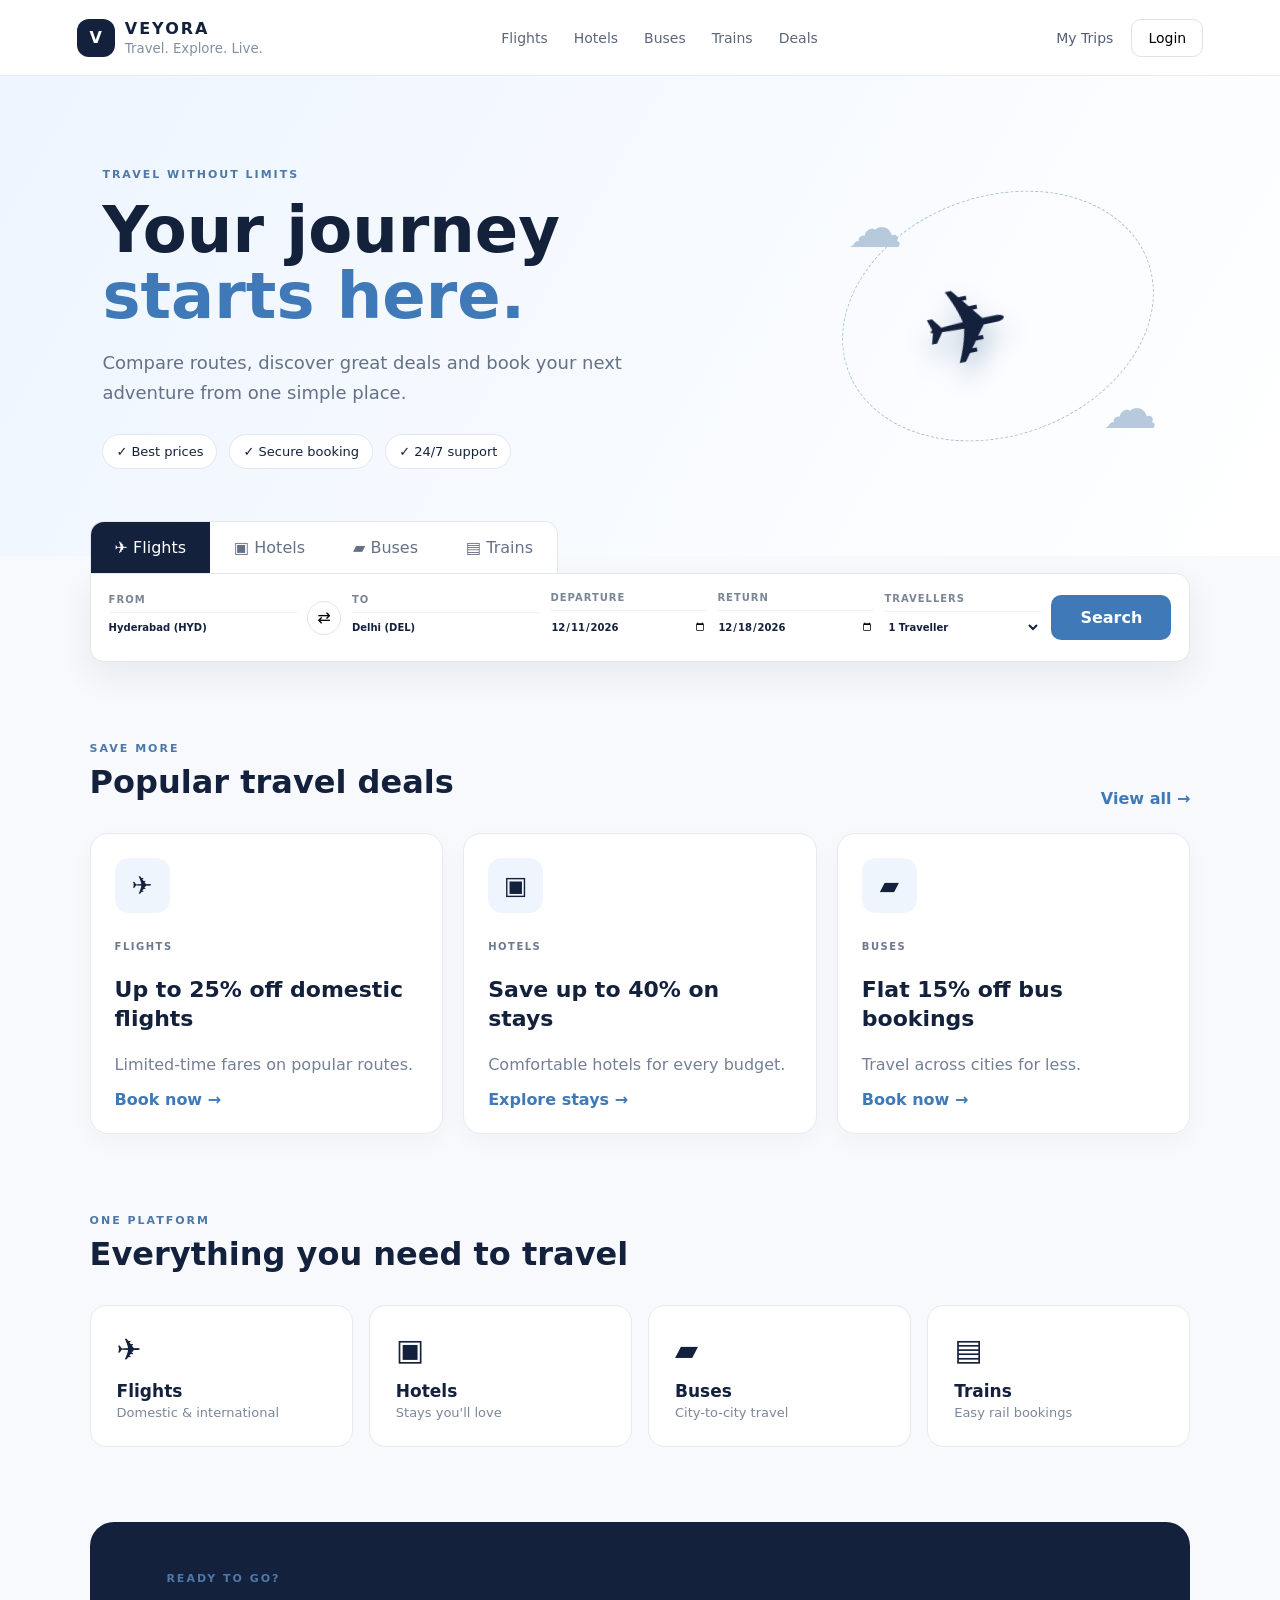
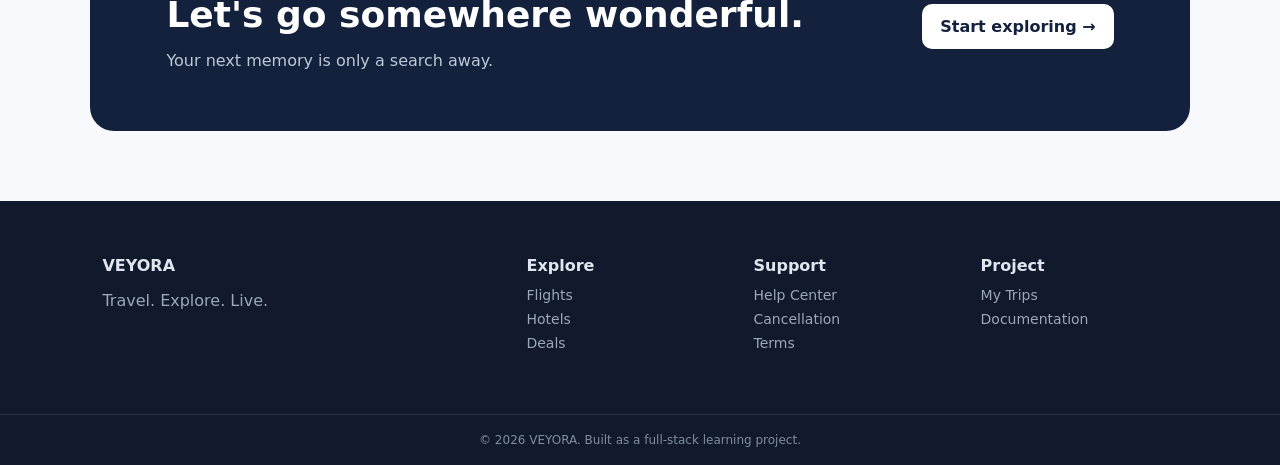
<file: frontend/index.html>
<!DOCTYPE html>
<html lang="en">
<head>
  <meta charset="UTF-8"><meta name="viewport" content="width=device-width,initial-scale=1.0">
  <title>VEYORA — Travel. Explore. Live.</title>
  <link rel="stylesheet" href="style.css">
</head>
<body>
<header class="navbar">
  <a class="brand" href="index.html"><span class="brand-mark">V</span><span><b>VEYORA</b><small>Travel. Explore. Live.</small></span></a>
  <nav><a href="#booking">Flights</a><a href="#booking">Hotels</a><a href="#booking">Buses</a><a href="#booking">Trains</a><a href="#deals">Deals</a></nav>
  <div class="nav-actions"><a href="trips.html">My Trips</a><button class="login" onclick="alert('Demo login — connect your auth API here.')">Login</button></div>
</header>

<main>
<section class="hero">
  <div class="hero-copy">
    <span class="eyebrow">TRAVEL WITHOUT LIMITS</span>
    <h1>Your journey<br><em>starts here.</em></h1>
    <p>Compare routes, discover great deals and book your next adventure from one simple place.</p>
    <div class="hero-pills"><span>✓ Best prices</span><span>✓ Secure booking</span><span>✓ 24/7 support</span></div>
  </div>
  <div class="hero-art"><div class="orbit"></div><div class="plane">✈</div><span class="cloud c1">☁</span><span class="cloud c2">☁</span></div>
</section>

<section id="booking" class="booking-wrap">
  <div class="tabs">
    <button class="tab active" data-type="Flights">✈ Flights</button>
    <button class="tab" data-type="Hotels">▣ Hotels</button>
    <button class="tab" data-type="Buses">▰ Buses</button>
    <button class="tab" data-type="Trains">▤ Trains</button>
  </div>
  <form id="searchForm" class="search-box">
    <label>FROM<input id="from" value="Hyderabad (HYD)" required></label>
    <button type="button" class="swap" id="swap">⇄</button>
    <label>TO<input id="to" value="Delhi (DEL)" required></label>
    <label>DEPARTURE<input id="departure" type="date" required></label>
    <label>RETURN<input id="returnDate" type="date"></label>
    <label>TRAVELLERS<select id="travellers"><option>1 Traveller</option><option>2 Travellers</option><option>3 Travellers</option><option>4 Travellers</option></select></label>
    <button class="search-btn">Search</button>
  </form>
</section>

<section class="section" id="deals">
  <div class="section-head"><div><span class="eyebrow">SAVE MORE</span><h2>Popular travel deals</h2></div><a href="results.html">View all →</a></div>
  <div class="cards">
    <article class="deal-card"><div class="deal-icon">✈</div><span>FLIGHTS</span><h3>Up to 25% off domestic flights</h3><p>Limited-time fares on popular routes.</p><a href="results.html">Book now →</a></article>
    <article class="deal-card"><div class="deal-icon">▣</div><span>HOTELS</span><h3>Save up to 40% on stays</h3><p>Comfortable hotels for every budget.</p><a href="results.html">Explore stays →</a></article>
    <article class="deal-card"><div class="deal-icon">▰</div><span>BUSES</span><h3>Flat 15% off bus bookings</h3><p>Travel across cities for less.</p><a href="results.html">Book now →</a></article>
  </div>
</section>

<section class="section categories"><div class="section-head"><div><span class="eyebrow">ONE PLATFORM</span><h2>Everything you need to travel</h2></div></div>
<div class="category-grid"><div>✈<b>Flights</b><small>Domestic & international</small></div><div>▣<b>Hotels</b><small>Stays you'll love</small></div><div>▰<b>Buses</b><small>City-to-city travel</small></div><div>▤<b>Trains</b><small>Easy rail bookings</small></div></div></section>

<section class="cta"><div><span class="eyebrow">READY TO GO?</span><h2>Let's go somewhere wonderful.</h2><p>Your next memory is only a search away.</p></div><a href="#booking" class="cta-btn">Start exploring →</a></section>
</main>

<footer><div><b>VEYORA</b><p>Travel. Explore. Live.</p></div><div><b>Explore</b><a href="#booking">Flights</a><a href="#booking">Hotels</a><a href="#deals">Deals</a></div><div><b>Support</b><a href="#">Help Center</a><a href="#">Cancellation</a><a href="#">Terms</a></div><div><b>Project</b><a href="trips.html">My Trips</a><a href="README.md">Documentation</a></div></footer>
<div class="copyright">© 2026 VEYORA. Built as a full-stack learning project.</div>
<script src="script.js"></script>
</body></html>
</file>
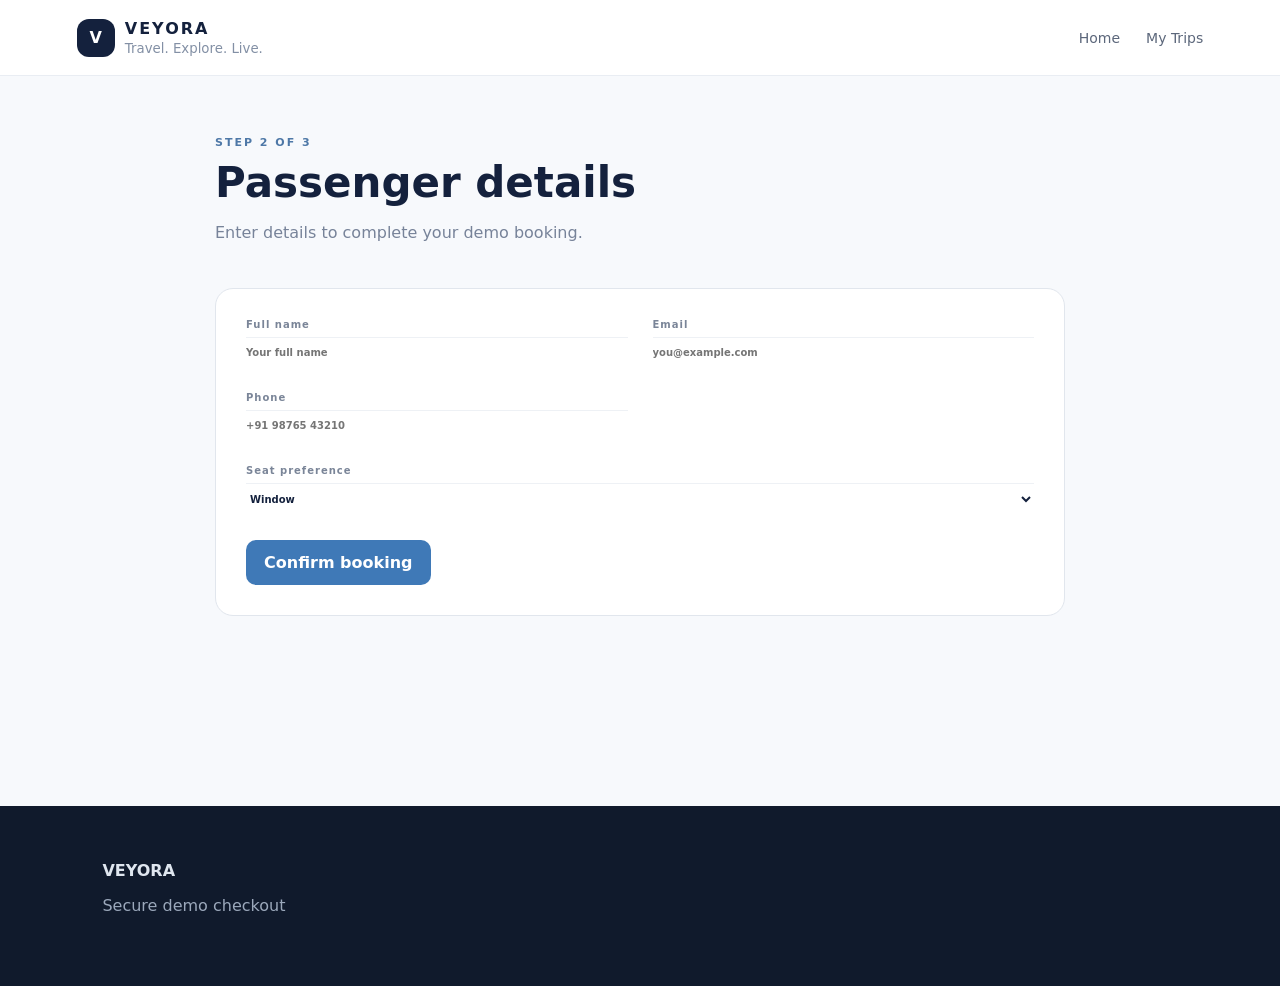
<file: frontend/booking.html>
<!DOCTYPE html><html lang="en"><head><meta charset="UTF-8"><meta name="viewport" content="width=device-width,initial-scale=1.0"><title>VEYORA — Passenger Details</title><link rel="stylesheet" href="style.css"></head>
<body><header class="navbar"><a class="brand" href="index.html"><span class="brand-mark">V</span><span><b>VEYORA</b><small>Travel. Explore. Live.</small></span></a><nav><a href="index.html">Home</a><a href="trips.html">My Trips</a></nav></header>
<main class="form-page"><div class="results-top"><div><span class="eyebrow">STEP 2 OF 3</span><h1>Passenger details</h1><p>Enter details to complete your demo booking.</p></div></div>
<form id="bookingForm" class="passenger-form"><label>Full name<input id="name" required placeholder="Your full name"></label><label>Email<input id="email" type="email" required placeholder="you@example.com"></label><label>Phone<input id="phone" required placeholder="+91 98765 43210"></label><label>Seat preference<select id="seat"><option>Window</option><option>Aisle</option><option>No preference</option></select></label><button class="search-btn">Confirm booking</button></form></main><footer><div><b>VEYORA</b><p>Secure demo checkout</p></div></footer><script src="script.js"></script></body></html>
</file>
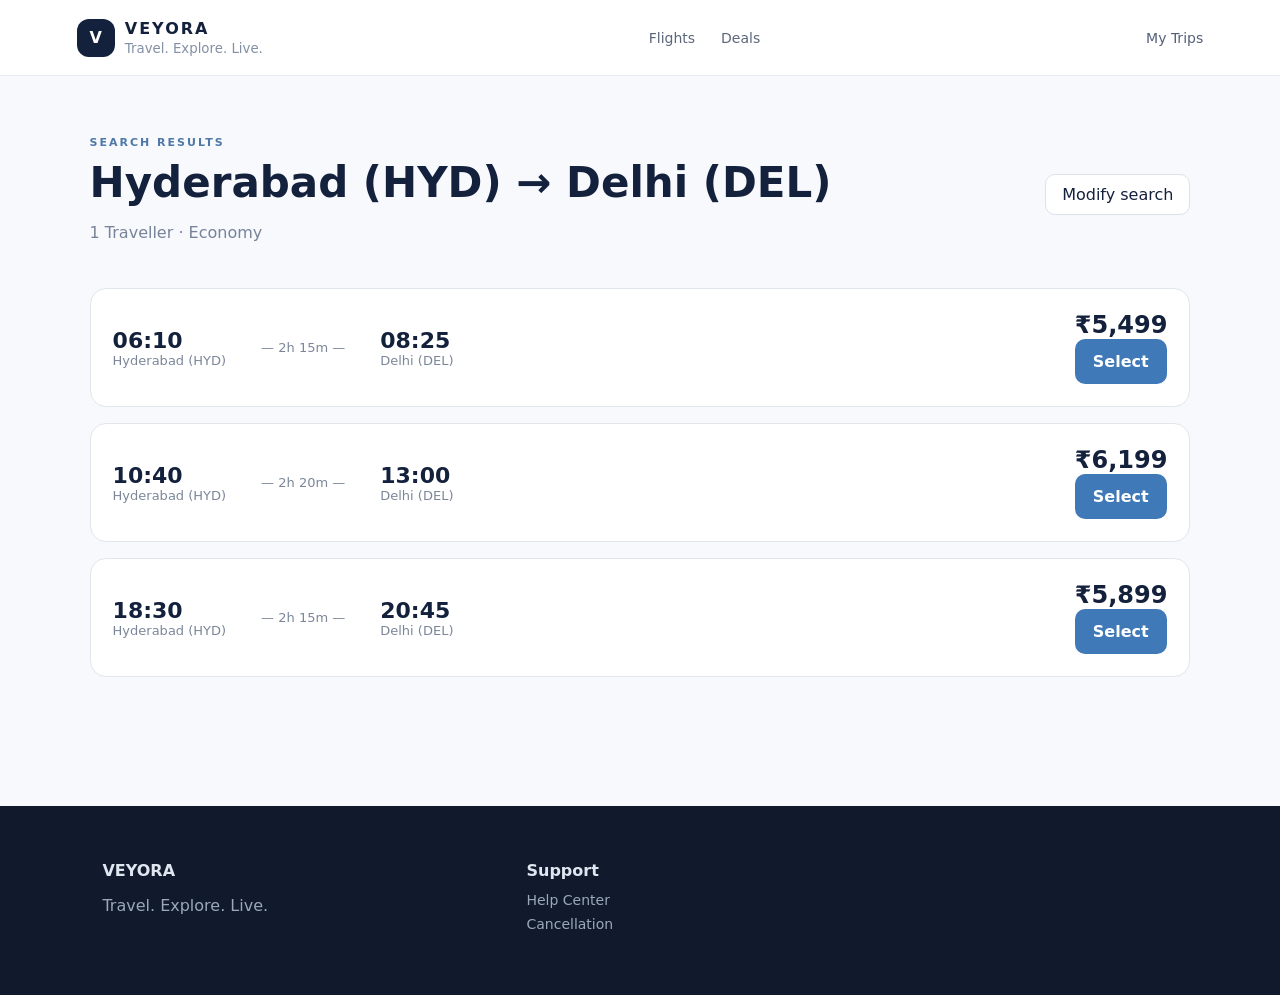
<file: frontend/results.html>
<!DOCTYPE html><html lang="en"><head><meta charset="UTF-8"><meta name="viewport" content="width=device-width,initial-scale=1.0"><title>VEYORA — Search Results</title><link rel="stylesheet" href="style.css"></head>
<body><header class="navbar"><a class="brand" href="index.html"><span class="brand-mark">V</span><span><b>VEYORA</b><small>Travel. Explore. Live.</small></span></a><nav><a href="index.html#booking">Flights</a><a href="index.html#deals">Deals</a></nav><div class="nav-actions"><a href="trips.html">My Trips</a></div></header>
<main class="results-page"><div class="results-top"><div><span class="eyebrow">SEARCH RESULTS</span><h1 id="routeTitle">Hyderabad → Delhi</h1><p id="searchSummary">1 Traveller · Economy</p></div><a class="outline" href="index.html#booking">Modify search</a></div>
<div id="resultList" class="result-list"></div></main><footer><div><b>VEYORA</b><p>Travel. Explore. Live.</p></div><div><b>Support</b><a href="#">Help Center</a><a href="#">Cancellation</a></div></footer><script src="script.js"></script></body></html>
</file>
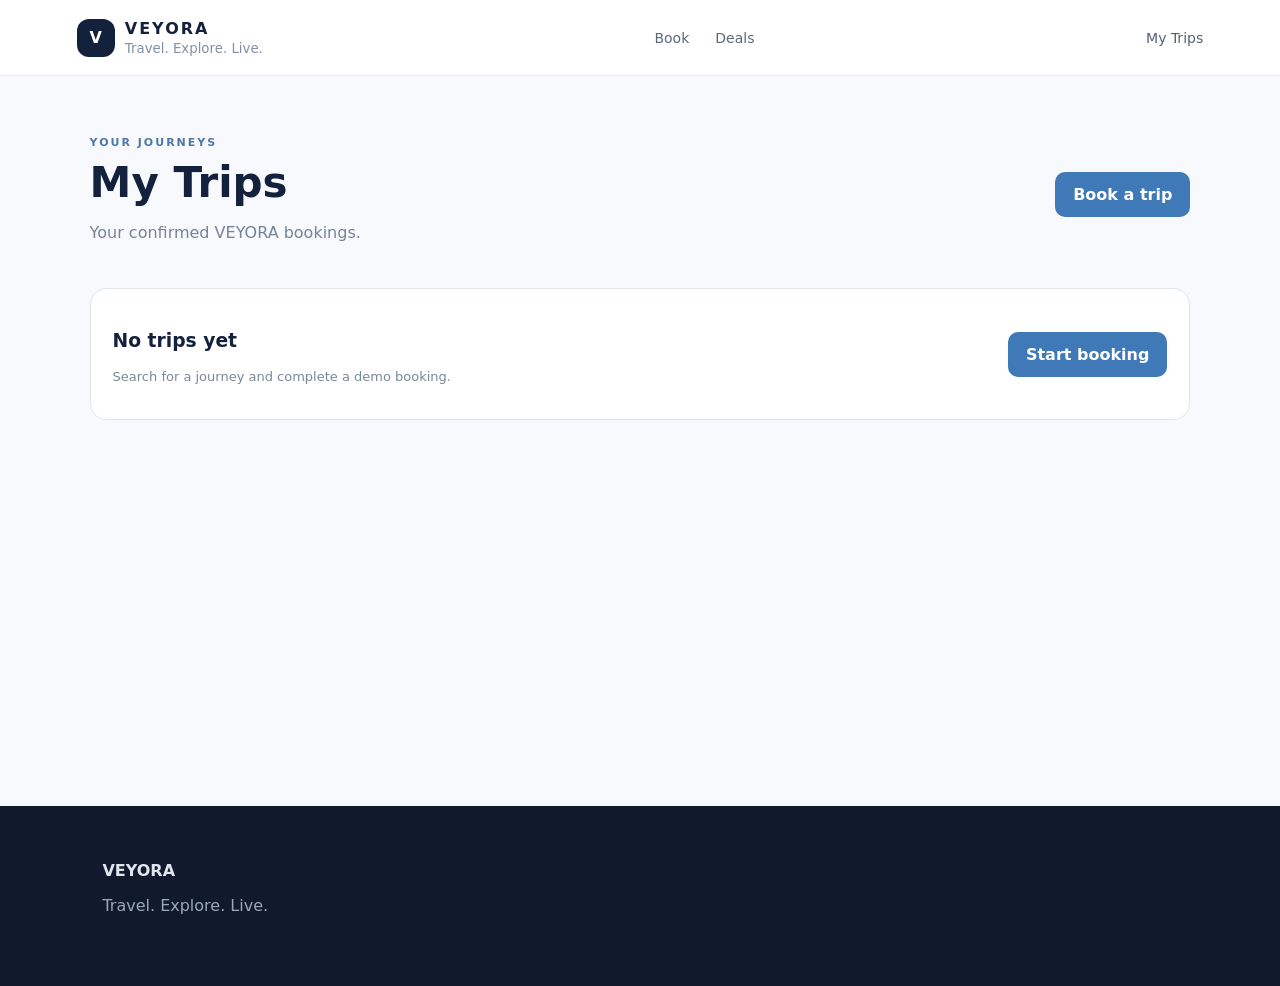
<file: frontend/trips.html>
<!DOCTYPE html><html lang="en"><head><meta charset="UTF-8"><meta name="viewport" content="width=device-width,initial-scale=1.0"><title>VEYORA — My Trips</title><link rel="stylesheet" href="style.css"></head>
<body><header class="navbar"><a class="brand" href="index.html"><span class="brand-mark">V</span><span><b>VEYORA</b><small>Travel. Explore. Live.</small></span></a><nav><a href="index.html#booking">Book</a><a href="index.html#deals">Deals</a></nav><div class="nav-actions"><a href="trips.html">My Trips</a></div></header>
<main class="results-page"><div class="results-top"><div><span class="eyebrow">YOUR JOURNEYS</span><h1>My Trips</h1><p>Your confirmed VEYORA bookings.</p></div><a class="search-btn inline" href="index.html#booking">Book a trip</a></div><div id="trips" class="trip-list"></div></main><footer><div><b>VEYORA</b><p>Travel. Explore. Live.</p></div></footer><script src="script.js"></script></body></html>
</file>
<file: frontend/style.css>
*{box-sizing:border-box}body{margin:0;font-family:Inter,system-ui,-apple-system,Segoe UI,sans-serif;color:#14213d;background:#f7f9fc}a{text-decoration:none;color:inherit}button,input,select{font:inherit}.navbar{height:76px;background:#fff;border-bottom:1px solid #e9edf3;display:flex;align-items:center;justify-content:space-between;padding:0 6%;position:sticky;top:0;z-index:10}.brand{display:flex;align-items:center;gap:10px}.brand-mark{display:grid;place-items:center;width:38px;height:38px;border-radius:12px;background:#14213d;color:#fff;font-weight:900}.brand b{display:block;letter-spacing:2px}.brand small{color:#8390a5}.navbar nav{display:flex;gap:26px;color:#5c677b;font-size:14px}.nav-actions{display:flex;gap:18px;align-items:center;color:#536078;font-size:14px}.login,.outline{border:1px solid #dce2ea;background:#fff;border-radius:10px;padding:10px 16px;cursor:pointer}.hero{min-height:480px;padding:70px 8%;display:flex;align-items:center;justify-content:space-between;overflow:hidden;background:linear-gradient(120deg,#eef5ff,#fff)}.hero-copy{max-width:600px}.eyebrow{font-size:11px;letter-spacing:2px;font-weight:800;color:#4e78a7}.hero h1{font-size:64px;line-height:1.03;margin:16px 0;color:#13213a}.hero h1 em{font-style:normal;color:#3f79b7}.hero p{font-size:18px;line-height:1.7;color:#647187;max-width:560px}.hero-pills{display:flex;gap:12px;flex-wrap:wrap;margin-top:25px}.hero-pills span{background:#fff;border:1px solid #e1e7ef;padding:9px 13px;border-radius:30px;font-size:13px}.hero-art{width:360px;height:280px;position:relative}.orbit{position:absolute;inset:20px;border:1px dashed #a9c1d9;border-radius:50%;transform:rotate(-20deg)}.plane{position:absolute;left:105px;top:90px;font-size:105px;transform:rotate(-12deg);filter:drop-shadow(0 15px 12px #b8c7d8)}.cloud{position:absolute;color:#b7cadc;font-size:55px}.c1{top:20px;left:30px}.c2{bottom:15px;right:20px}.booking-wrap{margin:-35px auto 0;width:86%;position:relative}.tabs{display:flex;background:#fff;border-radius:14px 14px 0 0;border:1px solid #e2e7ee;border-bottom:0;width:max-content;overflow:hidden}.tab{border:0;background:#fff;padding:16px 24px;color:#647187;cursor:pointer}.tab.active{background:#14213d;color:#fff}.search-box{display:grid;grid-template-columns:1.2fr 35px 1.2fr 1fr 1fr 1fr 120px;gap:10px;align-items:center;background:#fff;border:1px solid #e2e7ee;border-radius:0 14px 14px 14px;padding:18px;box-shadow:0 14px 35px #14213d12}.search-box label,.passenger-form label{font-size:10px;font-weight:800;letter-spacing:1px;color:#7a8598}.search-box input,.search-box select,.passenger-form input,.passenger-form select{display:block;width:100%;border:0;border-top:1px solid #eef1f5;margin-top:7px;padding:9px 0;background:transparent;color:#14213d;outline:none}.swap{border:1px solid #dfe5ed;background:#fff;border-radius:50%;width:34px;height:34px;cursor:pointer}.search-btn{background:#3f79b7;color:#fff;border:0;border-radius:10px;padding:13px 18px;cursor:pointer;font-weight:700}.section{width:86%;margin:75px auto}.section-head{display:flex;justify-content:space-between;align-items:end;margin-bottom:25px}.section h2{font-size:32px;margin:7px 0}.section-head>a{color:#3f79b7;font-weight:700}.cards{display:grid;grid-template-columns:repeat(3,1fr);gap:20px}.deal-card{background:#fff;border:1px solid #e6eaf0;border-radius:18px;padding:24px;box-shadow:0 8px 25px #14213d08}.deal-icon{width:55px;height:55px;border-radius:14px;background:#eef5fc;display:grid;place-items:center;font-size:25px;margin-bottom:22px}.deal-card>span{font-size:10px;letter-spacing:1.5px;font-weight:800;color:#6d7990}.deal-card h3{font-size:22px;line-height:1.3}.deal-card p{color:#748096}.deal-card a{color:#3f79b7;font-weight:700}.category-grid{display:grid;grid-template-columns:repeat(4,1fr);gap:16px}.category-grid>div{background:#fff;border:1px solid #e5eaf0;border-radius:16px;padding:26px;font-size:30px}.category-grid b,.category-grid small{display:block}.category-grid b{font-size:17px;margin-top:14px}.category-grid small{font-size:13px;color:#7b879a;margin-top:4px}.cta{margin:70px 7%;padding:45px 6%;border-radius:24px;background:#14213d;color:#fff;display:flex;justify-content:space-between;align-items:center}.cta h2{font-size:36px;margin:8px 0}.cta p{color:#bdc8d8}.cta-btn{background:#fff;color:#14213d;padding:13px 18px;border-radius:10px;font-weight:800}footer{background:#101a2c;color:#dfe6ef;display:grid;grid-template-columns:2fr 1fr 1fr 1fr;gap:30px;padding:55px 8%}footer b{display:block;margin-bottom:12px}footer p{color:#9ba8bb}footer a{display:block;color:#9ba8bb;margin:8px 0;font-size:14px}.copyright{text-align:center;background:#101a2c;border-top:1px solid #273247;color:#7f8da2;padding:18px;font-size:12px}.results-page,.form-page{width:86%;margin:55px auto;min-height:620px}.results-top{display:flex;justify-content:space-between;align-items:center;margin-bottom:30px}.results-top h1{font-size:42px;margin:8px 0}.results-top p{color:#778399}.result-list,.trip-list{display:grid;gap:16px}.result-card,.trip-card{background:#fff;border:1px solid #e1e6ed;border-radius:16px;padding:22px;display:flex;align-items:center;justify-content:space-between}.flight-info{display:flex;gap:35px;align-items:center}.flight-info strong{font-size:22px}.muted{color:#7b8798;font-size:13px}.price{font-size:24px;font-weight:900}.form-page{max-width:850px}.passenger-form{background:#fff;border:1px solid #e1e6ed;border-radius:18px;padding:30px;display:grid;grid-template-columns:1fr 1fr;gap:25px}.passenger-form label:last-of-type{grid-column:1/-1}.passenger-form button{grid-column:1/-1;justify-self:start}.inline{display:inline-block}@media(max-width:900px){.navbar nav{display:none}.hero{padding:55px 6%;}.hero h1{font-size:48px}.hero-art{display:none}.booking-wrap,.section,.results-page{width:92%}.search-box{grid-template-columns:1fr 1fr}.swap{display:none}.cards,.category-grid{grid-template-columns:1fr}.cta{margin:50px 4%;display:block}.cta-btn{display:inline-block;margin-top:15px}footer{grid-template-columns:1fr 1fr}.results-top{align-items:flex-start;gap:20px}.result-card,.trip-card{display:block}.flight-info{flex-wrap:wrap}.passenger-form{grid-template-columns:1fr}.passenger-form label:last-of-type{grid-column:auto}.passenger-form button{grid-column:auto}}@media(max-width:520px){.navbar{padding:0 4%}.nav-actions a{display:none}.hero h1{font-size:40px}.tabs{width:100%;overflow:auto}.tab{padding:13px 16px;white-space:nowrap}.search-box{grid-template-columns:1fr}.results-top h1{font-size:32px}footer{grid-template-columns:1fr}.section h2{font-size:27px}}
</file>
